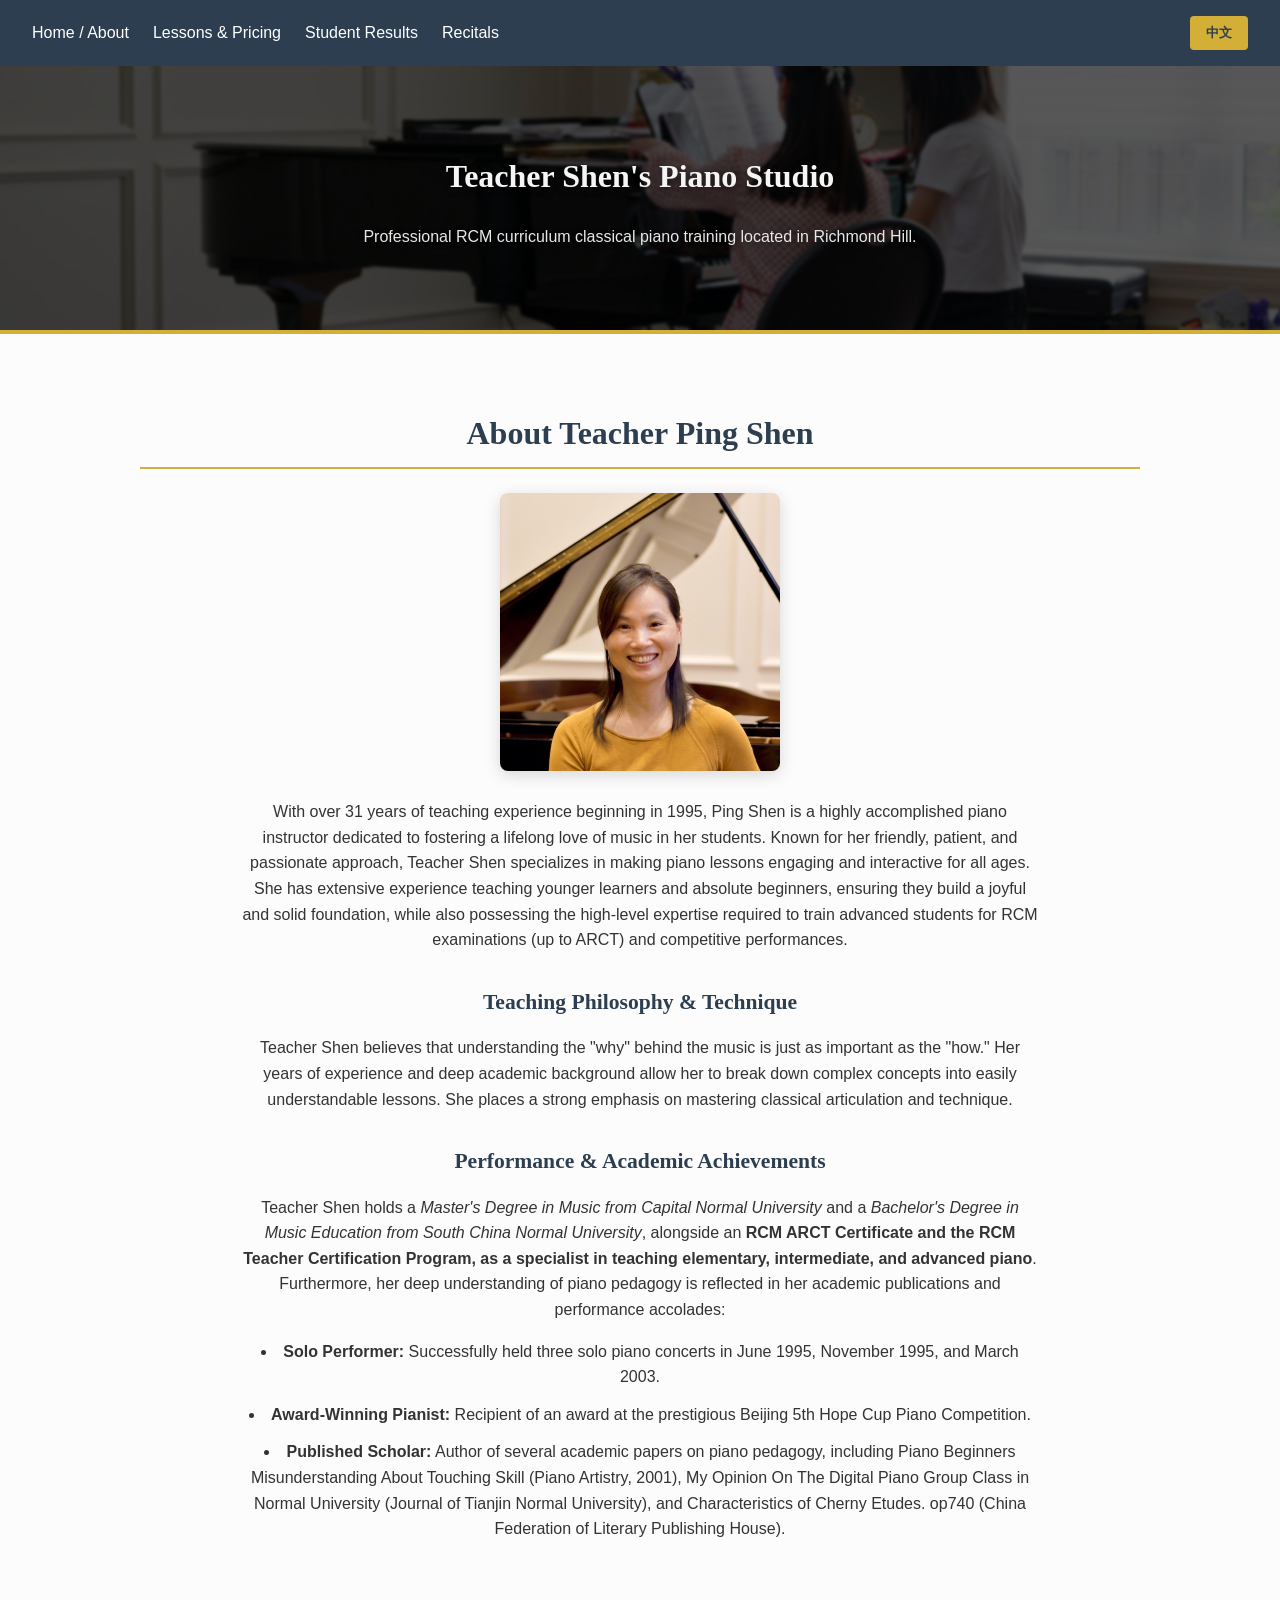
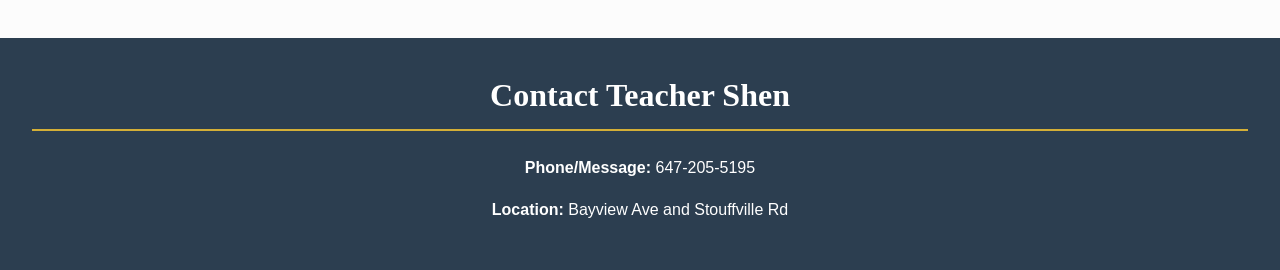
<file: index.html>
<!DOCTYPE html>
<html lang="en">

<head>
    <meta charset="UTF-8">
    <meta name="viewport" content="width=device-width, initial-scale=1.0">
    <title>Teacher Shen's Piano Studio | 沈老师钢琴教学</title>
    <!-- Link to our shared CSS -->
    <link rel="stylesheet" href="style.css">
</head>

<body>

    <nav>
        <button type="button" class="nav-toggle" id="nav-toggle" aria-label="Toggle navigation" aria-expanded="false">
            <span class="waffle-icon" aria-hidden="true">
                <span></span><span></span><span></span>
                <span></span><span></span><span></span>
                <span></span><span></span><span></span>
            </span>
        </button>
        <div class="nav-links" id="nav-links">
            <a href="index.html" data-en="Home / About" data-zh="首页 / 关于老师">Home / About</a>
            <a href="lessons.html" data-en="Lessons & Pricing" data-zh="课程与价格">Lessons & Pricing</a>
            <a href="achievements.html" data-en="Student Results" data-zh="学生成绩">Student Results</a>
            <a href="recitals.html" data-en="Recitals" data-zh="音乐会">Recitals</a>
        </div>
        <button id="lang-toggle" onclick="toggleLanguage()">中文</button>
    </nav>

    <header class="hero">
        <h1 data-en="Teacher Shen's Piano Studio" data-zh="沈老师钢琴教学">Teacher Shen's Piano Studio</h1>
        <p data-en="Professional RCM curriculum classical piano training located in Richmond Hill."
            data-zh="位于 Richmond Hill 的专业RCM课程体系古典钢琴培训。">Professional classical piano training located in Richmond Hill.
        </p>
    </header>

    <div class="container">
        <section id="about">
            <h2 data-en="About Teacher Ping Shen" data-zh="关于沈娉老师">About Teacher Ping Shen</h2>
            <img class="about-portrait" src="Pictures/WebPortrait.png" alt="Teacher Ping Shen" width="320" height="400">
            <p data-en="With over 31 years of teaching experience beginning in 1995, Ping Shen is a highly accomplished piano instructor dedicated to fostering a lifelong love of music in her students. Known for her friendly, patient, and passionate approach, Teacher Shen specializes in making piano lessons engaging and interactive for all ages. She has extensive experience teaching younger learners and absolute beginners, ensuring they build a joyful and solid foundation, while also possessing the high-level expertise required to train advanced students for RCM examinations (up to ARCT) and competitive performances."
                data-zh="沈娉老师自1995年起开始从事钢琴教学，拥有超过31年的丰富经验。她是一位造诣深厚的钢琴教师，致力于培养学生对音乐的终身热爱。沈老师以其亲切、耐心和充满热情的教学风格而闻名，擅长为各个年龄段的学生提供生动有趣且互动性强的钢琴课程。她在教授低龄儿童和零基础初学者方面经验极其丰富，确保他们在快乐学习中打下坚实的基础；同时，她也具备极高的专业水平，能够为高级程度的学生提供RCM考级（最高至ARCT）以及各类钢琴比赛的专业指导。">
                With over 31 years of teaching experience beginning in 1995, Ping Shen is a highly accomplished piano
                instructor dedicated to fostering a lifelong love of music in her students. Known for her friendly,
                patient, and passionate approach, Teacher Shen specializes in making piano lessons engaging and
                interactive for all ages. She has extensive experience teaching younger learners and absolute beginners,
                ensuring they build a joyful and solid foundation, while also possessing the high-level expertise
                required to train advanced students for RCM examinations (up to ARCT) and competitive performances.
            </p>

            <h3 data-en="Teaching Philosophy & Technique" data-zh="教学理念与技巧">Teaching Philosophy & Technique</h3>
            <p data-en="Teacher Shen believes that understanding the &quot;why&quot; behind the music is just as important as the &quot;how.&quot; Her years of experience and deep academic background allow her to break down complex concepts into easily understandable lessons. She places a strong emphasis on mastering classical articulation and technique."
                data-zh="沈老师认为，理解音乐背后的「为什么」与掌握「怎么弹」同样重要。多年的教学经验和深厚的学术背景使她能够将复杂的概念转化为通俗易懂的课程。她非常注重古典音乐的触键方法与演奏技巧的掌握。">
                Teacher Shen believes that understanding the "why" behind the music is just as important as the "how."
                Her years of experience and deep academic background allow her to break down complex concepts into
                easily understandable lessons. She places a strong emphasis on mastering classical articulation and
                technique.</p>

            <h3 data-en="Performance & Academic Achievements" data-zh="演出与学术成就">Performance & Academic Achievements</h3>
            <p data-en="Teacher Shen holds a <em>Master's Degree in Music from Capital Normal University</em> and a <em>Bachelor's Degree in Music Education from South China Normal University</em>, alongside an <strong>RCM ARCT Certificate and the RCM Teacher Certification Program, as a specialist in teaching elementary, intermediate, and advanced piano</strong>. Furthermore, her deep understanding of piano pedagogy is reflected in her academic publications and performance accolades:"
                data-zh="沈老师拥有<em>首都师范大学音乐硕士学位</em>、<em>华南师范大学音乐教育学士学位</em>，以及<strong>RCM ARCT演奏文凭和RCM教师认证课程资格，专长于初级、中级与高级钢琴教学</strong>。此外，她在钢琴教学法方面的深刻理解也充分体现在她的学术出版物和演出荣誉中：">
                Teacher Shen holds a <em>Master's Degree in Music from Capital Normal University</em> and a
                <em>Bachelor's Degree in Music Education from South China Normal University</em>, alongside an
                <strong>RCM ARCT Certificate and the RCM Teacher Certification Program, as a specialist in teaching elementary, intermediate, and advanced piano</strong>.
                Furthermore, her deep understanding of piano pedagogy is reflected in her academic publications and
                performance accolades:
            </p>
            <ul>
                <li data-en="<strong>Solo Performer:</strong> Successfully held three solo piano concerts in June 1995, November 1995, and March 2003."
                    data-zh="<strong>个人独奏音乐会：</strong>曾于1995年6月、1995年11月和2003年3月成功举办三场个人钢琴独奏音乐会。"><strong>Solo
                        Performer:</strong> Successfully held three solo piano concerts in June 1995, November 1995, and
                    March 2003.</li>
                <li data-en="<strong>Award-Winning Pianist:</strong> Recipient of an award at the prestigious Beijing 5th Hope Cup Piano Competition."
                    data-zh="<strong>获奖钢琴家：</strong>曾在著名的北京第五届「希望杯」钢琴比赛中荣获佳绩。"><strong>Award-Winning Pianist:</strong>
                    Recipient of an award at the prestigious Beijing 5th Hope Cup Piano Competition.</li>
                <li data-en="<strong>Published Scholar:</strong> Author of several academic papers on piano pedagogy, including Piano Beginners Misunderstanding About Touching Skill (Piano Artistry, 2001), My Opinion On The Digital Piano Group Class in Normal University (Journal of Tianjin Normal University), and Characteristics of Cherny Etudes. op740 (China Federation of Literary Publishing House)."
                    data-zh="<strong>学术发表：</strong>撰写并发表多篇钢琴教学领域的学术论文，包括：《浅谈钢琴初学者的触键误区》（发表于《钢琴艺术》，2001年）、《对高师数码钢琴集体课的几点看法》（发表于《天津师范大学学报》），以及《车尔尼练习曲OP.740的特点》（由中国文联出版社出版）。">
                    <strong>Published Scholar:</strong> Author of several academic papers on piano pedagogy, including
                    Piano Beginners Misunderstanding About Touching Skill (Piano Artistry, 2001), My Opinion On The
                    Digital Piano Group Class in Normal University (Journal of Tianjin Normal University), and
                    Characteristics of Cherny Etudes. op740 (China Federation of Literary Publishing House).
                </li>
            </ul>
        </section>
    </div>

    <footer>
        <h2 style="color: white; margin-top: 0;" data-en="Contact Teacher Shen" data-zh="联系沈老师">Contact Teacher Shen
        </h2>
        <p><strong data-en="Phone/Message:" data-zh="电话/短信:">Phone/Message:</strong> 647-205-5195</p>
        <p><strong data-en="Location:" data-zh="地址:">Location:</strong> Bayview Ave and Stouffville Rd</p>
    </footer>

    <!-- Link to our shared JavaScript -->
    <script src="script.js"></script>
</body>

</html>
</file>
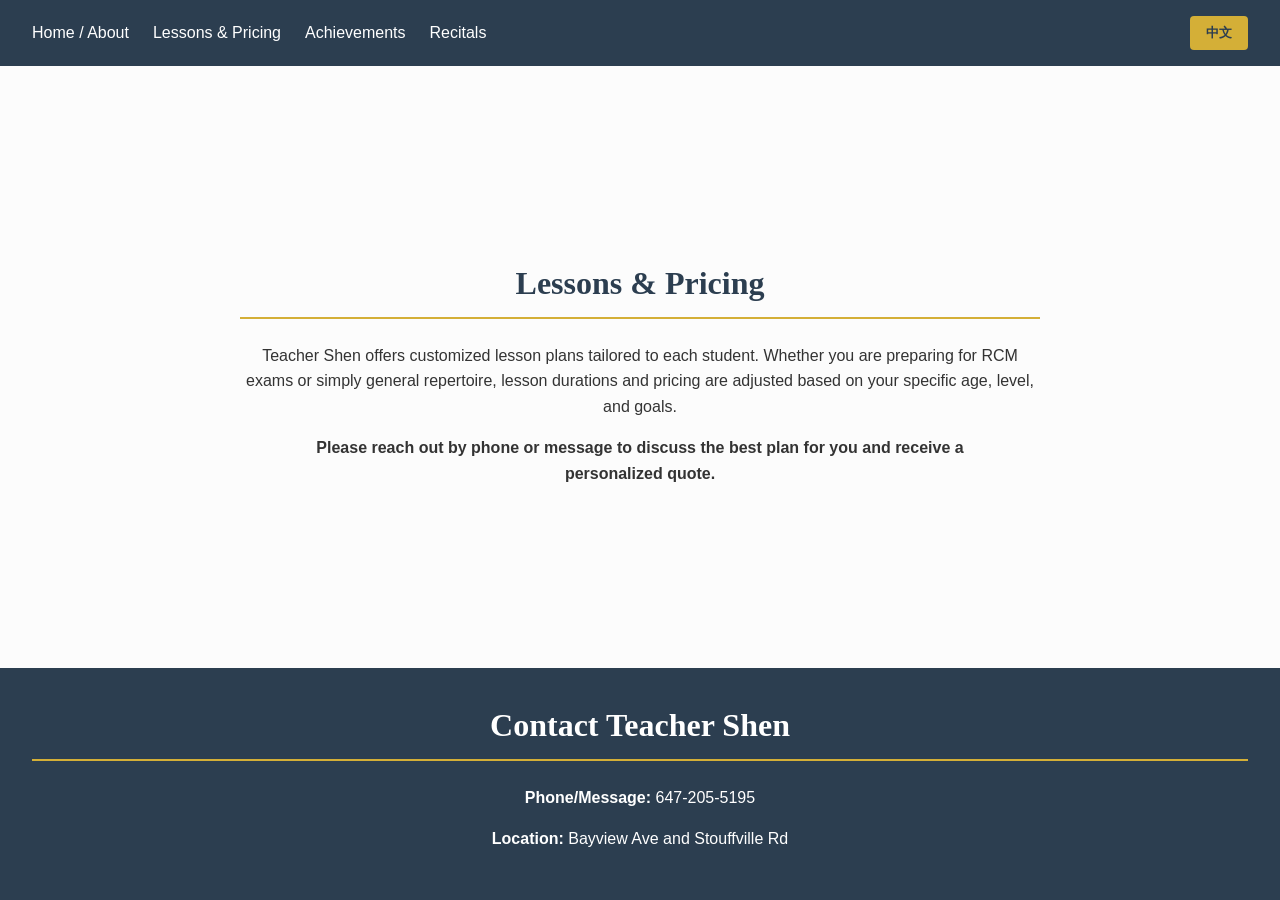
<file: lessons.html>
<!DOCTYPE html>
<html lang="en">

<head>
    <meta charset="UTF-8">
    <meta name="viewport" content="width=device-width, initial-scale=1.0">
    <title>Lessons & Pricing - Teacher Shen's Piano Studio</title>
    <link rel="stylesheet" href="style.css">
</head>

<body class="lessons-page">

    <nav>
        <button type="button" class="nav-toggle" id="nav-toggle" aria-label="Toggle navigation" aria-expanded="false">
            <span class="waffle-icon" aria-hidden="true">
                <span></span><span></span><span></span>
                <span></span><span></span><span></span>
                <span></span><span></span><span></span>
            </span>
        </button>
        <div class="nav-links" id="nav-links">
            <a href="index.html" data-en="Home / About" data-zh="首页 / 关于老师">Home / About</a>
            <a href="lessons.html" data-en="Lessons & Pricing" data-zh="课程与价格">Lessons & Pricing</a>
            <a href="achievements.html" data-en="Achievements" data-zh="学生成就">Achievements</a>
            <a href="recitals.html" data-en="Recitals" data-zh="音乐会">Recitals</a>
        </div>
        <button id="lang-toggle" onclick="toggleLanguage()">中文</button>
    </nav>

    <div class="container">
        <section id="lessons">
            <h2 data-en="Lessons & Pricing" data-zh="课程与价格">Lessons & Pricing</h2>
            <p data-en="Teacher Shen offers customized lesson plans tailored to each student. Whether you are preparing for RCM exams or simply general repertoire, lesson durations and pricing are adjusted based on your specific age, level, and goals."
                data-zh="沈老师为每位学生量身定制课程计划。无论您是为RCM考级做准备，还是学习一般曲目，课程时长和收费都会根据您的年龄、程度和目标进行调整。">Teacher Shen offers
                customized lesson plans tailored to each student. Whether you are preparing for RCM exams or simply
                general repertoire, lesson durations and pricing are adjusted based on your specific age, level, and
                goals.</p>
            <p data-en="<strong>Please reach out by phone or message to discuss the best plan for you and receive a personalized quote.</strong>"
                data-zh="<strong>请通过电话或短信联系，讨论最适合您的方案并获取个性化报价。</strong>"><strong>Please reach out by phone or message to discuss the best plan for you and receive a personalized quote.</strong></p>
        </section>
    </div>

    <footer>
        <h2 style="color: white; margin-top: 0;" data-en="Contact Teacher Shen" data-zh="联系沈老师">Contact Teacher Shen
        </h2>
        <p><strong data-en="Phone/Message:" data-zh="电话/短信:">Phone/Message:</strong> 647-205-5195</p>
        <p><strong data-en="Location:" data-zh="地址:">Location:</strong> Bayview Ave and Stouffville Rd</p>

    </footer>

    <script src="script.js"></script>
</body>

</html>
</file>
<file: style.css>
:root {
    --primary-color: #2c3e50;
    --accent-color: #d4af37;
    --bg-color: #fcfcfc;
    --text-color: #333333;
}

body {
    font-family: 'Segoe UI', Tahoma, Geneva, Verdana, sans-serif;
    margin: 0;
    padding: 0;
    background-color: var(--bg-color);
    color: var(--text-color);
    line-height: 1.6;
}

h1,
h2,
h3 {
    font-family: 'Georgia', serif;
    color: var(--primary-color);
}

nav {
    background-color: var(--primary-color);
    padding: 1rem 2rem;
    display: flex;
    justify-content: space-between;
    align-items: center;
    flex-wrap: wrap;
    gap: 0.75rem;
    position: sticky;
    top: 0;
    z-index: 1000;
}

.nav-toggle {
    display: none;
    background: none;
    border: none;
    cursor: pointer;
    padding: 0.35rem;
    line-height: 0;
}

.waffle-icon {
    display: grid;
    grid-template-columns: repeat(3, 5px);
    gap: 4px;
}

.waffle-icon span {
    width: 5px;
    height: 5px;
    background-color: white;
    border-radius: 1px;
}

.nav-links {
    display: flex;
    align-items: center;
    flex-wrap: wrap;
}

.nav-links a {
    color: white;
    text-decoration: none;
    margin-right: 1.5rem;
    font-size: 1rem;
    white-space: nowrap;
}

.nav-links a:hover {
    color: var(--accent-color);
}

#lang-toggle {
    background-color: var(--accent-color);
    color: var(--primary-color);
    border: none;
    padding: 0.5rem 1rem;
    font-weight: bold;
    cursor: pointer;
    border-radius: 4px;
}

#lang-toggle:hover {
    background-color: #e5c158;
}

.hero {
    position: relative;
    text-align: center;
    padding: 4rem 2rem;
    background-color: #2c3e50;
    border-bottom: 4px solid var(--accent-color);
    overflow: hidden;
    isolation: isolate;
}

.hero::before {
    content: "";
    position: absolute;
    inset: -20%;
    background-image: url('Pictures/WebBanner.png');
    background-size: cover;
    background-position: center center;
    background-repeat: no-repeat;
    filter: blur(1.5px);
    /* Shift image right so the piano sits nearer the banner center */
    transform: scale(1.05) translateX(6%);
    z-index: -2;
}

.hero::after {
    content: "";
    position: absolute;
    inset: 0;
    background-color: rgba(0, 0, 0, 0.65);
    z-index: -1;
}

.hero h1 {
    position: relative;
    color: #f5f5f5;
    text-shadow: 0 2px 8px rgba(0, 0, 0, 0.45);
}

.hero p {
    position: relative;
    color: #e8e8e8;
    text-shadow: 0 1px 6px rgba(0, 0, 0, 0.4);
}

.container {
    max-width: 1000px;
    margin: 0 auto;
    padding: 3rem 2rem;
    min-height: 50vh;
    /* Keeps the footer at the bottom on short pages */
}

.container section {
    text-align: center;
}

.container p,
.container li {
    max-width: 800px;
    margin-left: auto;
    margin-right: auto;
    text-wrap: pretty;
}

h2 {
    font-size: 2rem;
    border-bottom: 2px solid var(--accent-color);
    padding-bottom: 0.5rem;
    margin-bottom: 1.5rem;
}

.qualifications {
    background-color: #f4f4f4;
    padding: 1.5rem;
    border-left: 5px solid var(--primary-color);
    margin-top: 1.5rem;
}

.about-portrait {
    display: block;
    width: min(280px, 70%);
    height: auto;
    margin: 0 auto 1.75rem;
    border-radius: 8px;
    box-shadow: 0 4px 16px rgba(0, 0, 0, 0.15);
}

#about h3 {
    margin-top: 2rem;
    margin-bottom: 0.75rem;
    font-size: 1.35rem;
}

#about ul {
    margin-top: 1rem;
    padding-left: 0;
    list-style-position: inside;
}

#about li {
    margin-bottom: 0.75rem;
}

.gallery-grid {
    display: grid;
    grid-template-columns: repeat(auto-fill, minmax(220px, 1fr));
    gap: 1.25rem;
    margin-top: 2rem;
}

.gallery-heading {
    margin-top: 2.5rem;
    margin-bottom: 0.25rem;
    font-size: 1.45rem;
}

.gallery-heading:first-of-type {
    margin-top: 0.5rem;
}

.gallery-item {
    position: relative;
    aspect-ratio: 4 / 3;
    overflow: hidden;
    border-radius: 8px;
    box-shadow: 0 2px 8px rgba(0, 0, 0, 0.15);
    cursor: pointer;
    background-color: #eaeaea;
}

.gallery-caption {
    position: absolute;
    left: 0;
    right: 0;
    bottom: 0;
    padding: 0.45rem 0.6rem;
    background: rgba(0, 0, 0, 0.72);
    color: #fff;
    font-size: 0.9rem;
    font-weight: 600;
    line-height: 1.3;
    text-align: center;
    opacity: 0;
    transition: opacity 0.2s ease;
    pointer-events: none;
}

.gallery-item:hover .gallery-caption,
.gallery-item:focus-within .gallery-caption {
    opacity: 1;
}

.gallery-item img {
    width: 100%;
    height: 100%;
    object-fit: cover;
    display: block;
    transition: transform 0.25s ease;
}

.gallery-item:hover img {
    transform: scale(1.06);
}

.lightbox-overlay {
    display: none;
    position: fixed;
    inset: 0;
    background-color: rgba(0, 0, 0, 0.88);
    z-index: 2000;
    align-items: center;
    justify-content: center;
    padding: 2rem;
}

.lightbox-overlay.open {
    display: flex;
}

.lightbox-overlay img {
    max-width: 100%;
    max-height: 80vh;
    border-radius: 6px;
    box-shadow: 0 8px 30px rgba(0, 0, 0, 0.5);
}

.lightbox-caption {
    position: absolute;
    left: 1rem;
    right: 1rem;
    bottom: 1.25rem;
    margin: 0;
    color: #fff;
    font-size: 1.15rem;
    font-weight: 600;
    text-align: center;
    text-shadow: 0 1px 4px rgba(0, 0, 0, 0.6);
}

.lightbox-caption[hidden] {
    display: none;
}

.lightbox-close {
    position: absolute;
    top: 1.25rem;
    right: 1.75rem;
    background: none;
    border: none;
    color: white;
    font-size: 2.5rem;
    line-height: 1;
    cursor: pointer;
}

.lightbox-close:hover {
    color: var(--accent-color);
}

.lightbox-nav {
    position: absolute;
    top: 50%;
    transform: translateY(-50%);
    background: rgba(255, 255, 255, 0.1);
    border: none;
    color: white;
    font-size: 1.75rem;
    line-height: 1;
    cursor: pointer;
    padding: 0.75rem 1rem;
    border-radius: 50%;
}

.lightbox-nav:hover {
    background: rgba(255, 255, 255, 0.25);
    color: var(--accent-color);
}

.lightbox-prev {
    left: 1.25rem;
}

.lightbox-next {
    right: 1.25rem;
}

@media (max-width: 600px) {
    .lightbox-nav {
        font-size: 1.25rem;
        padding: 0.5rem 0.75rem;
    }

    .lightbox-prev {
        left: 0.5rem;
    }

    .lightbox-next {
        right: 0.5rem;
    }
}

footer {
    background-color: var(--primary-color);
    color: white;
    text-align: center;
    padding: 2rem;
    margin-top: 2rem;
}

body.lessons-page {
    display: flex;
    flex-direction: column;
    min-height: 100vh;
}

body.lessons-page footer {
    margin-top: auto;
}

body.lessons-page .container {
    flex: 1;
    display: flex;
    align-items: center;
    justify-content: center;
    min-height: 0;
}

body.lessons-page #lessons {
    width: 100%;
}

@media (max-width: 900px) {
    nav {
        padding: 1rem 1.25rem;
    }

    .nav-toggle {
        display: block;
        order: 1;
    }

    #lang-toggle {
        order: 2;
        margin-left: auto;
    }

    .nav-links {
        order: 3;
        display: none;
        flex-direction: column;
        align-items: stretch;
        width: 100%;
        padding-top: 0.5rem;
        border-top: 1px solid rgba(255, 255, 255, 0.15);
    }

    .nav-links.open {
        display: flex;
    }

    .nav-links a {
        margin-right: 0;
        padding: 0.85rem 0;
        border-bottom: 1px solid rgba(255, 255, 255, 0.1);
        text-align: center;
    }

    .nav-links a:last-child {
        border-bottom: none;
    }
}
</file>
